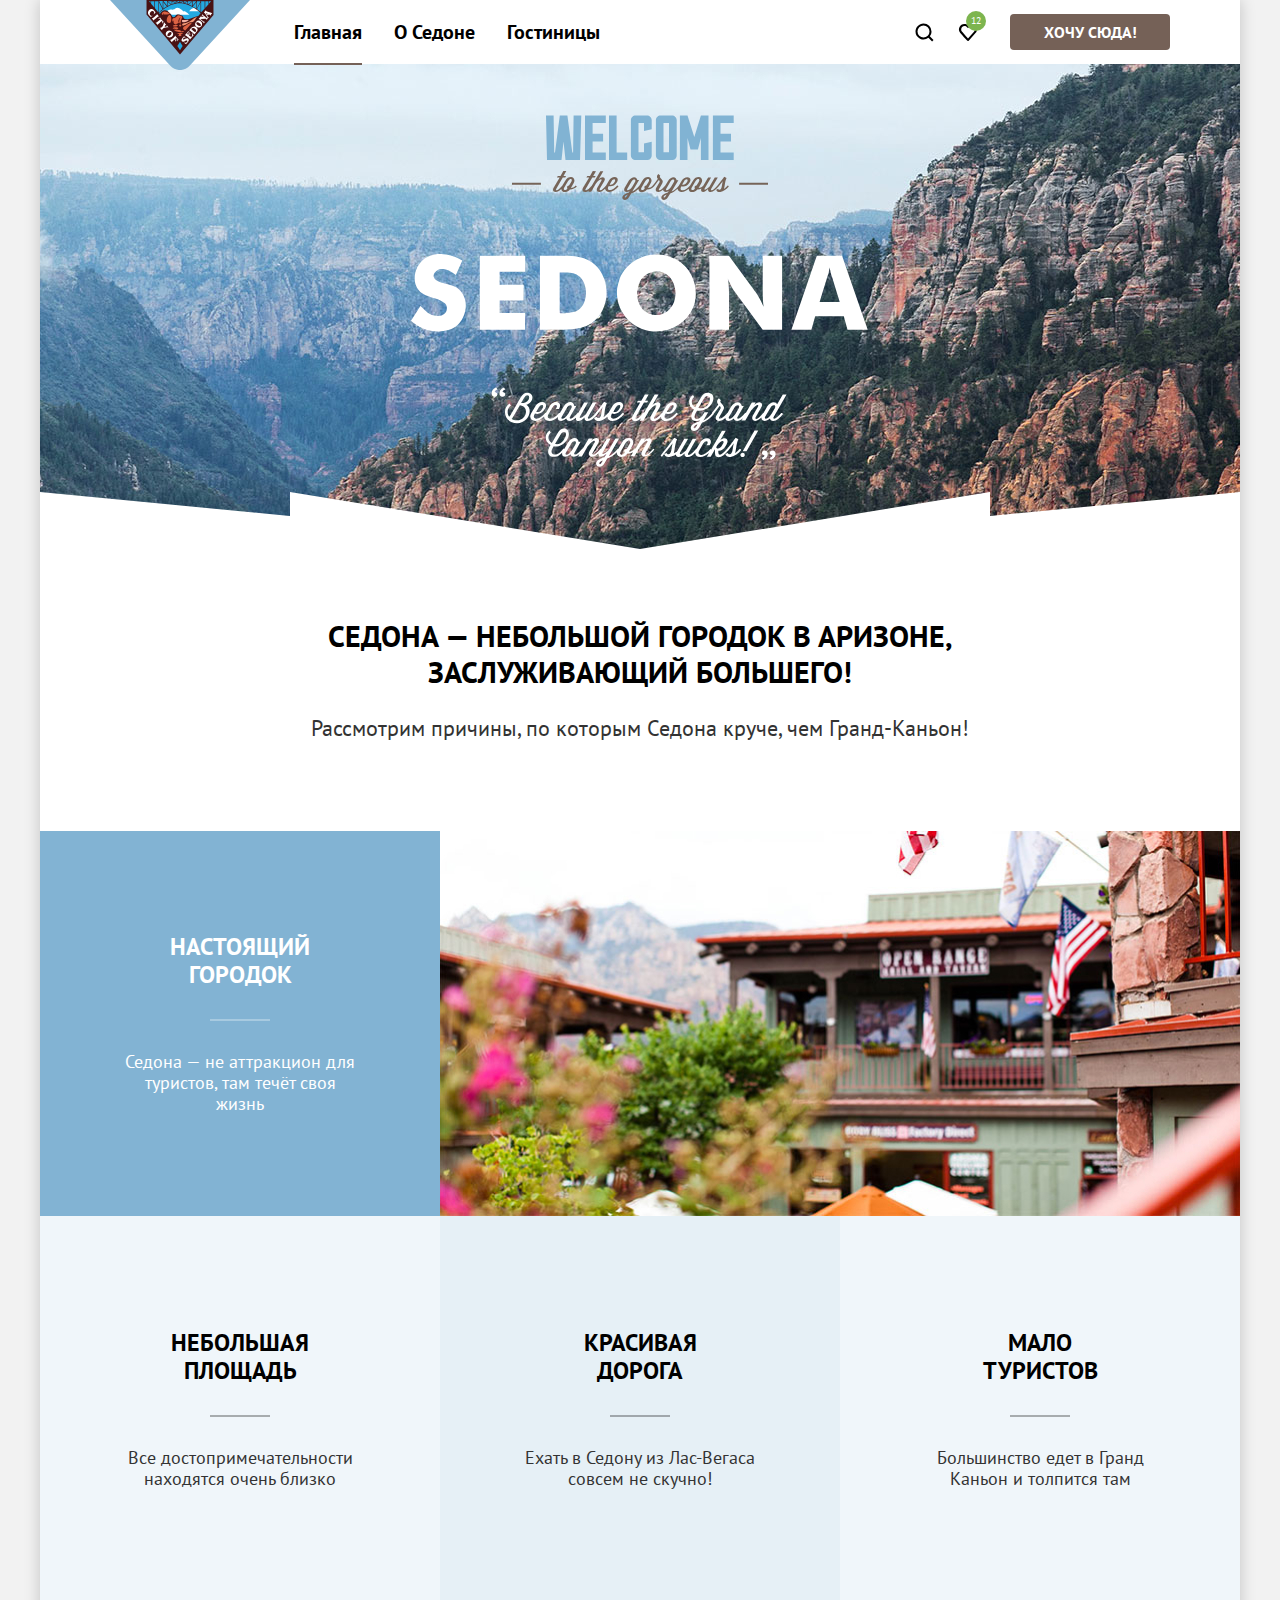
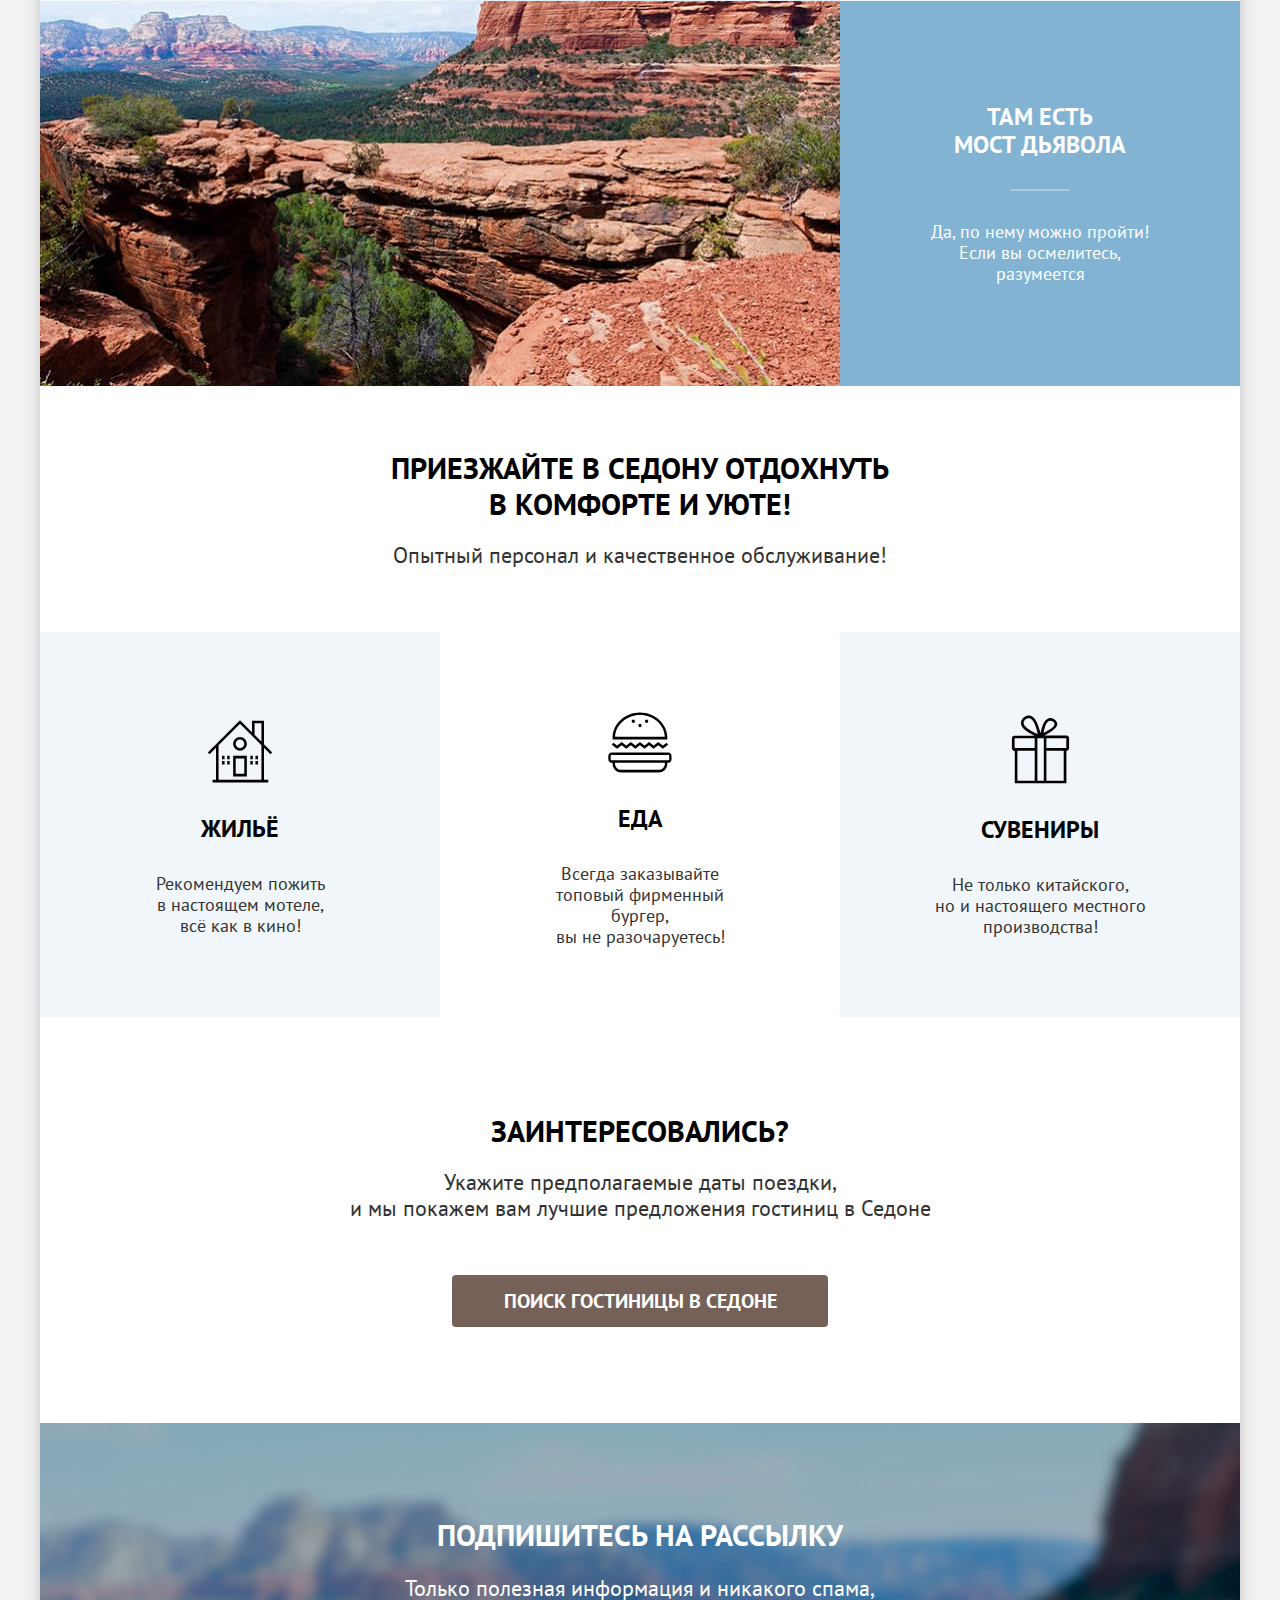
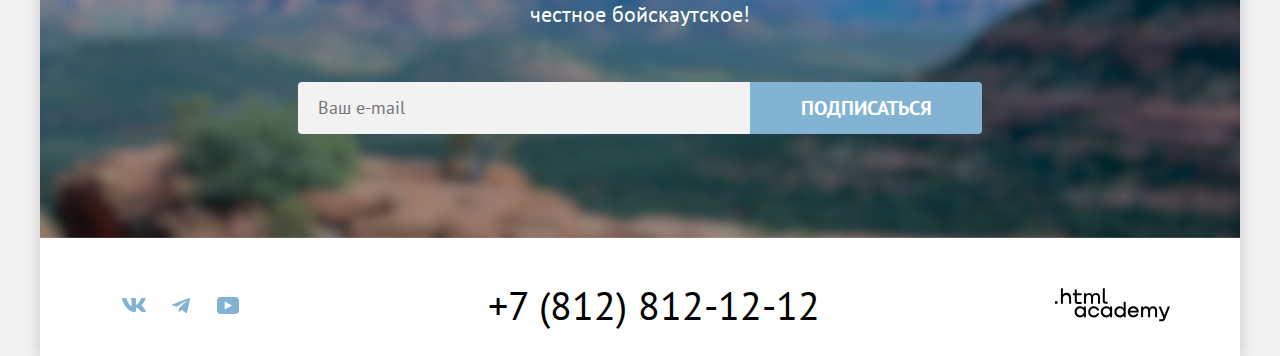
<file: index.html>
<!DOCTYPE html>
<html class="page" lang="ru">
  <head>
    <meta charset="utf-8">
    <title>HTML Academy: Седона</title>
    <link rel="stylesheet" href="./css/style.css">
    <link rel="icon" href="img/favicons/favicon.png" type="image/png">
  </head>
  <body class="page__body">
    <div class="page__overlay" hidden></div>
    <div class="page__wrapper">
      <header class="page__header header">
        <a class="header__logo logo" href="index.html" aria-label="Главная страница">
          <img class="logo__image" src="img/logo.svg" width="140" height="70" alt="Логотип Седоны">
        </a>
        <nav class="header__nav main-nav">
          <ul class="main-nav__list">
            <li class="main-nav__item">
              <a class="main-nav__link" aria-current="page" tabindex="-1">Главная</a>
            </li>
            <li class="main-nav__item">
              <a class="main-nav__link" href="">О Седоне</a>
            </li>
            <li class="main-nav__item">
              <a class="main-nav__link" href="hotels.html">Гостиницы</a>
            </li>
          </ul>
        </nav>
        <div class="header__actions actions">
          <a class="action__icon-link actions__icon-link--search" href="#" aria-label="Поиск">
            <svg aria-hidden="true" focusable="false" width="20" height="20" fill="none" xmlns="http://www.w3.org/2000/svg">
              <path d="m19.5 18-3.7-3.67c1-1.3 1.7-2.98 1.7-4.87a8 8 0 0 0-8-7.96c-4.4 0-8 3.68-8 8.06a8 8 0 0 0 12.9 6.26l3.7 3.68 1.4-1.5Zm-10-2.48a6 6 0 0 1-6-5.96 6 6 0 0 1 12 0 6 6 0 0 1-6 5.96Z"/>
            </svg>
          </a>
          <a class="action__icon-link actions__icon-link--favorite" href="#" aria-label="Избранное">
            <svg aria-hidden="true" focusable="false" width="20" height="20" fill="none" xmlns="http://www.w3.org/2000/svg">
              <path d="M9.9 19a.9.9 0 0 1-.8-.4c-5.4-6.1-6.7-7.5-7-7.9A5.4 5.4 0 0 1 6.5 2C7.8 2 9 2.5 10 3.3a5.46 5.46 0 0 1 9 4.1c0 1.3-.5 2.5-1.3 3.4l-7 7.9c-.2.2-.4.3-.8.3Zm-6-9.5c.3.4 3.5 4 6.1 6.9l6.2-7c.5-.5.7-1.2.7-2 0-1.8-1.5-3.3-3.3-3.3-1 0-2 .5-2.7 1.3-.3.3-.6.4-.9.4-.3 0-.6-.2-.8-.4-.7-.8-1.7-1.3-2.7-1.3-1.8 0-3.3 1.5-3.3 3.3-.1.9.3 1.6.7 2.1-.1 0-.1 0 0 0Z"/>
            </svg>
            <span class="actions__count">12</span>
          </a>
          <a class="actions__signup button button--color_main" href="#">Хочу сюда!</a>
        </div>
      </header>
      <main class="page__main">
        <section class="hero">
          <div class="visually-hidden">
            <h1>Добро пожаловать в великолепную Седону</h1>
            <p>Потому что Гранд-Каньон отстой</p>
          </div>
          <img class="hero__image" src="img/welcome.svg" width="458" height="352" alt="Welcome to the gorgeous Sedona. Because Grand Canyon sucks!">
        </section>
        <section class="features">
          <div class="features__header section-header">
            <h2 class="features__title">Седона — небольшой городок в Аризоне, заслуживающий большего!</h2>
            <p class="features__subtitle">Рассмотрим причины, по которым Седона круче, чем Гранд-Каньон!</p>
          </div>
          <ul class="features__list">
            <li class="features__item features__item--color_accent features__item--image_right">
              <div class="features__content">
                <h3>Настоящий городок</h3>
                <p>Седона — не аттракцион для туристов, там течёт своя жизнь</p>
              </div>
              <img class="features__image" src="img/photo-1.jpg" width="800" height="385" alt="Городская улица Седоны с видом на горы">
            </li>
            <li class="features__item features__item--color_lighter">
              <div class="features__content">
                <h3>Небольшая площадь</h3>
                <p>Все достопримечательности находятся очень близко</p>
              </div>
            </li>
            <li class="features__item features__item--color_light">
              <div class="features__content">
                <h3>Красивая дорога</h3>
                <p>Ехать в Седону из Лас-Вегаса совсем не скучно!</p>
              </div>
            </li>
            <li class="features__item features__item--color_lighter">
              <div class="features__content">
                <h3>Мало туристов</h3>
                <p>Большинство едет в Гранд Каньон и толпится там</p>
              </div>
            </li>
            <li class="features__item features__item--color_accent features__item--image_left">
              <div class="features__content">
                <h3>Там есть мост дьявола</h3>
                <p>Да, по нему можно пройти! Если вы осмелитесь, разумеется</p>
              </div>
              <img class="features__image" src="img/photo-2.jpg" width="800" height="385" alt="Мост дьявола в горах Седоны">
            </li>
          </ul>
        </section>
        <section class="benefits">
          <div class="benefits__header section-header">
            <h2 class="benefits__title">Приезжайте в Седону отдохнуть в комфорте и уюте!</h2>
            <p class="benefits__text">Опытный персонал и качественное обслуживание!</p>
          </div>
          <ul class="benefits__list">
            <li class="benefits__item benefits__item--color_accent-12 benefits__item--icon_housing">
              <h3 class="benefits__name">Жильё</h3>
              <p class="benefits__desctiption">Рекомендуем пожить в настоящем мотеле, всё как в кино!</p>
            </li>
            <li class="benefits__item benefits__item--icon_eating">
              <h3 class="benefits__name">Еда</h3>
              <p class="benefits__desctiption">Всегда заказывайте<br> топовый фирменный бургер, вы не разочаруетесь!</p>
            </li>
            <li class="benefits__item benefits__item--color_accent-12 benefits__item--icon_souvenir">
              <h3 class="benefits__name">Сувениры</h3>
              <p class="benefits__desctiption">Не только китайского, но и настоящего местного производства!</p>
            </li>
          </ul>
        </section>
        <section class="search">
          <div class="search__header section-header">
            <h2 class="search__header__title">Заинтересовались?</h2>
            <p class="search__header__text">Укажите предполагаемые даты поездки,<br>и мы покажем вам лучшие предложения гостиниц в Седоне</p>
          </div>
          <a class="search__button button button--color_main button--size_large" href="#" id="search-hotel">Поиск гостиницы в Седоне</a>
        </section>
        <section class="subscribe subscribe--main">
          <div class="subscribe__header section-header">
            <h2 class="subscribe__title">Подпишитесь на рассылку</h2>
            <p class="subscribe__text">Только полезная информация и никакого спама, честное бойскаутское!</p>
          </div>
          <form class="subscribe__form form-subscribe">
            <label class="form-subscribe__input">
              <span class="visually-hidden">Введите e-mail</span>
              <input class="form-subscribe__field" type="email" name="subscribe-email" placeholder="Ваш e-mail" required>
            </label>
            <button class="form-subscribe__submit button button--color_accent" type="submit">Подписаться</button>
          </form>
        </section>
      </main>
      <footer class="page__footer footer">
        <div class="footer__column">
          <ul class="footer__socials socials">
            <li class="socials__item">
              <a class="socials__link social__link--vk" href="https://vk.com/htmlacademy" aria-label="HTML Academy во Вконтакте">
                <svg width="24" height="14" fill="none" xmlns="http://www.w3.org/2000/svg">
                  <path fill-rule="evenodd" clip-rule="evenodd" d="M23.45.95c.17-.55 0-.95-.8-.95h-2.62c-.67 0-.98.35-1.14.73 0 0-1.34 3.2-3.23 5.27-.61.6-.89.8-1.22.8-.17 0-.42-.2-.42-.74V.95c0-.66-.19-.95-.74-.95H9.15c-.42 0-.67.3-.67.6 0 .61.95.76 1.05 2.5v3.8c0 .84-.16.99-.5.99-.88 0-3.05-3.21-4.33-6.89-.25-.71-.5-1-1.17-1H.9C.15 0 0 .35 0 .73c0 .68.89 4.07 4.14 8.55C6.31 12.34 9.37 14 12.15 14c1.67 0 1.88-.37 1.88-1v-2.32c0-.73.16-.88.68-.88.4 0 1.06.2 2.62 1.67C19.11 13.22 19.4 14 20.4 14h2.63c.75 0 1.13-.37.9-1.1-.23-.72-1.08-1.77-2.2-3.02-.62-.7-1.54-1.47-1.81-1.86-.4-.49-.28-.7 0-1.14 0 0 3.2-4.43 3.53-5.93z" style="stroke-width:.999989"/>
                </svg>
              </a>
            </li>
            <li class="socials__item">
              <a class="socials__link social__link--telegram" href="https://t.me/htmlacademy" aria-label="HTML Academy в Телеграме">
                <svg width="18" height="15" fill="none" xmlns="http://www.w3.org/2000/svg">
                  <path d="M16.79.1.84 6.2c-1.09.44-1.08 1.05-.2 1.31l4.1 1.27 9.47-5.93c.44-.28.85-.13.52.17L7.05 9.9l-.28 4.2c.41 0 .6-.2.83-.42l1.99-1.92 4.13 3.04c.77.41 1.31.2 1.5-.7l2.72-12.72c.28-1.1-.43-1.6-1.15-1.28z" style="stroke-width:.996815"/>
                </svg>
              </a>
            </li>
            <li class="socials__item">
              <a class="socials__link social__link--youtube" href="https://www.youtube.com/user/htmlacademyru" aria-label="HTML Academy в Ютубе">
                <svg width="22" height="17" fill="none" xmlns="http://www.w3.org/2000/svg">
                  <path d="M18.6 0H3.18C1.31 0 0 1.6 0 3.4v10.1C0 15.4 1.31 17 3.17 17h15.66c1.64 0 3.17-1.6 3.17-3.4V3.4C21.78 1.6 20.47 0 18.6 0ZM7.67 12.54V4.46L15 8.5Z"/>
                </svg>
              </a>
            </li>
          </ul>
        </div>
        <div class="footer__column">
          <a class="footer__phone" href="tel:+78128121212" aria-label="Позвонить в Седону">+7 (812) 812-12-12</a>
        </div>
        <div class="footer__column">
          <a class="footer__copyright" href="https://htmlacademy.ru/intensive/htmlcss" aria-label="Сайт HTML Academy">
            <svg width="115" height="34" fill="none" xmlns="http://www.w3.org/2000/svg">
              <path d="M0 13.256v2.6h2.5v-2.6H0ZM11.6 4.856c-1.6 0-2.8.7-3.6 1.7h-.1v-6.2h-2v15.5h2v-5.3c0-2.1 1.3-3.6 3.3-3.6 1.8 0 2.9 1.4 2.9 3.2v5.7h2v-6.1c.1-3-1.8-4.9-4.5-4.9ZM26.6 5.156h-4.8v-3.7h-2v3.8h-1.9v2h1.9v6c0 1.7 1 2.7 2.7 2.7h4.1v-2h-3.7c-.7 0-1.1-.4-1.1-1.1v-5.7h4.8v-2ZM41.1 4.956c-1.6 0-2.9.8-3.5 2.1h-.1c-.6-1.2-1.8-2.1-3.4-2.1-1.4 0-2.5.8-3.1 1.8h-.1v-1.6H29v10.6h2v-5.4c0-2 1-3.5 2.6-3.5 1.5 0 2.4 1 2.4 2.6v6.3h2v-5.6c0-2.4 1.4-3.3 2.6-3.3 1.5 0 2.4 1 2.4 2.6v6.3h2v-6.5c.1-2.5-1.4-4.3-3.9-4.3ZM47.8 13.056c0 1.7 1 2.7 2.8 2.7h2v-2h-1.7c-.7 0-1.1-.4-1.1-1.1V.356h-2v12.7ZM28.9 20.056c-.9-1.1-2.2-1.8-3.9-1.8-3.1 0-5.4 2.3-5.4 5.6s2.3 5.6 5.4 5.6c1.8 0 3-.8 3.8-1.9h.1v1.6h2v-10.6h-2v1.5Zm-3.6 7.4c-2.2 0-3.6-1.6-3.6-3.6s1.4-3.6 3.6-3.6 3.6 1.6 3.6 3.6c0 1.9-1.4 3.6-3.6 3.6ZM44.2 22.356c-.5-2.4-2.6-4.1-5.4-4.1-3.4 0-5.6 2.5-5.6 5.6 0 3.1 2.2 5.6 5.6 5.6 2.8 0 4.9-1.8 5.4-4.2h-2.1c-.4 1.3-1.7 2.3-3.3 2.3-2.2 0-3.6-1.6-3.6-3.6s1.4-3.6 3.6-3.6c1.6 0 2.8 1 3.3 2.2h2.1v-.2ZM55.1 20.056c-.9-1.1-2.2-1.8-3.9-1.8-3.1 0-5.4 2.3-5.4 5.6s2.3 5.6 5.4 5.6c1.8 0 3-.8 3.8-1.9h.1v1.6h2v-10.6h-2v1.5Zm-3.6 7.4c-2.2 0-3.6-1.6-3.6-3.6s1.4-3.6 3.6-3.6 3.6 1.6 3.6 3.6c0 1.9-1.5 3.6-3.6 3.6ZM68.7 20.156c-.9-1.1-2.2-1.9-3.9-1.9-3.1 0-5.4 2.3-5.4 5.6s2.2 5.6 5.4 5.6c1.7 0 3-.8 3.8-1.8h.1v1.5h2v-15.4h-2v6.4Zm-3.6 7.3c-2.2 0-3.6-1.6-3.6-3.6s1.4-3.6 3.6-3.6 3.6 1.6 3.6 3.6c-.1 2-1.5 3.6-3.6 3.6ZM78.3 18.256c-3.3 0-5.5 2.5-5.5 5.6 0 3 2.1 5.6 5.5 5.6 2.5 0 4.5-1.3 5.2-3.6h-2.1c-.5 1-1.6 1.6-3 1.6-1.9 0-3.3-1.3-3.4-2.9h8.8c.2-3.6-2-6.3-5.5-6.3Zm0 1.9c1.7 0 3 1 3.3 2.6h-6.5c.3-1.5 1.5-2.6 3.2-2.6ZM98.2 18.256c-1.6 0-2.9.8-3.6 2h-.1c-.6-1.2-1.8-2-3.4-2-1.4 0-2.5.7-3.1 1.8v-1.5h-1.9v10.6h2v-5.4c0-2 1-3.4 2.6-3.5 1.5 0 2.4 1 2.4 2.6v6.3h2v-5.6c0-2.4 1.4-3.3 2.6-3.3 1.5 0 2.4 1 2.4 2.6v6.3h2v-6.5c.1-2.6-1.4-4.4-3.9-4.4ZM109.4 27.356l-3.6-8.9h-2.2l4.8 11.6c-.3.9-.7 1.2-1.7 1.2h-2.5v2h2.5c1.8 0 2.8-.8 3.5-2.6l4.7-12.2h-2.1l-3.4 8.9Z"/>
            </svg>
          </a>
        </div>
      </footer>
    </div>
    <div class="modal modal--hidden" id="search-modal">
      <div class="modal__inner">
        <button class="modal__close" type="button">
          <span class="visually-hidden">Закрыть окно</span>
          <svg width="21" height="21" fill="none" xmlns="http://www.w3.org/2000/svg">
            <path d="M17.5 4.78 16.2 3.5l-5.7 5.7-5.72-5.7L3.5 4.8l5.7 5.7-5.7 5.7 1.3 1.3 5.7-5.7 5.7 5.7 1.3-1.3-5.7-5.7 5.7-5.7Z"/>
          </svg>
        </button>
        <h3 class="modal__title">Поиск гостиницы в Седоне</h3>
        <div class="modal__content">
          <form class="modal-form" method="post" action="https://echo.htmlacademy.ru/">
            <div class="modal-form__text-field text-field">
              <label class="text-field__label" for="checkin-date">Дата заезда:</label>
              <input class="text-field__input" value="27 апреля 2020" id="checkin-date" type="text" placeholder="Укажите дату">
              <span class="text-field__notice text-field__notice--error">Мы не можем отправить вас в прошлое.</span>
            </div>
            <div class="modal-form__text-field text-field">
              <label class="text-field__label" for="checkout-date">Дата заезда:</label>
              <input class="text-field__input" value="1 сентября 2023" id="checkout-date" type="text" placeholder="Укажите дату">
              <span class="text-field__notice">На эти даты есть свободные номера. Пока есть.</span>
            </div>
            <div class="modal-form__counter-field counter-field">
              <div class="counter-field__title">
                <label class="counter-field__label" for="persons-count">Взрослые:</label>
              </div>
              <div class="counter-field__group">
                <button class="counter-field__button counter-field__button--reduce" type="button">
                  <span class="visually-hidden">уменьшить</span>
                  <span class="counter-field__icon">
                    <svg width="20" height="20" fill="none" xmlns="http://www.w3.org/2000/svg">
                      <path d="M3 9v2h14V9H3Z"/>
                    </svg>
                  </span>
                </button>
                <input class="counter-field__input" id="persons-count" type="number" value="2">
                <button class="counter-field__button counter-field__button--reduce" type="button">
                  <span class="visually-hidden">увеличить</span>
                  <span class="counter-field__icon">
                    <svg width="20" height="20" fill="none" xmlns="http://www.w3.org/2000/svg">
                      <path d="M17 9h-6V3H9v6H3v2h6v6h2v-6h6V9Z"/>
                    </svg>
                  </span>
                </button>
              </div>
            </div>
            <div class="modal-form__counter-field counter-field">
              <div class="counter-field__title">
                <label class="counter-field__label" for="childs-count">Дети:</label>
                <div class="counter-field__info tooltip">
                  <button class="tooltip__anchor" type="button">
                    <span class="visually-hidden">Информация</span>
                  </button>
                  <div class="tooltip__content">
                    <p>Укажите количество детей, которые будут с вами, возраст которых от 6 до 18 лет. Дети до 6 лет размещаются бесплатно.</p>
                  </div>
                </div>
              </div>
              <div class="counter-field__group">
                <button class="counter-field__button counter-field__button--reduce" type="button">
                  <span class="visually-hidden">уменьшить</span>
                  <span class="counter-field__icon">
                    <svg width="20" height="20" fill="none" xmlns="http://www.w3.org/2000/svg">
                      <path d="M3 9v2h14V9H3Z"/>
                    </svg>
                  </span>
                </button>
                <input class="counter-field__input" id="childs-count" type="number" value="2" min="0" max="9">
                <button class="counter-field__button counter-field__button--reduce" type="button">
                  <span class="visually-hidden">увеличить</span>
                  <span class="counter-field__icon">
                    <svg width="20" height="20" fill="none" xmlns="http://www.w3.org/2000/svg">
                      <path d="M17 9h-6V3H9v6H3v2h6v6h2v-6h6V9Z"/>
                    </svg>
                  </span>
                </button>
              </div>
            </div>
            <button class="modal-form__submit button button--color_accent" type="submit">Найти</button>
          </form>
        </div>
      </div>
    </div>
    <script async src="./js/main.js"></script>
  </body>
</html>
</file>
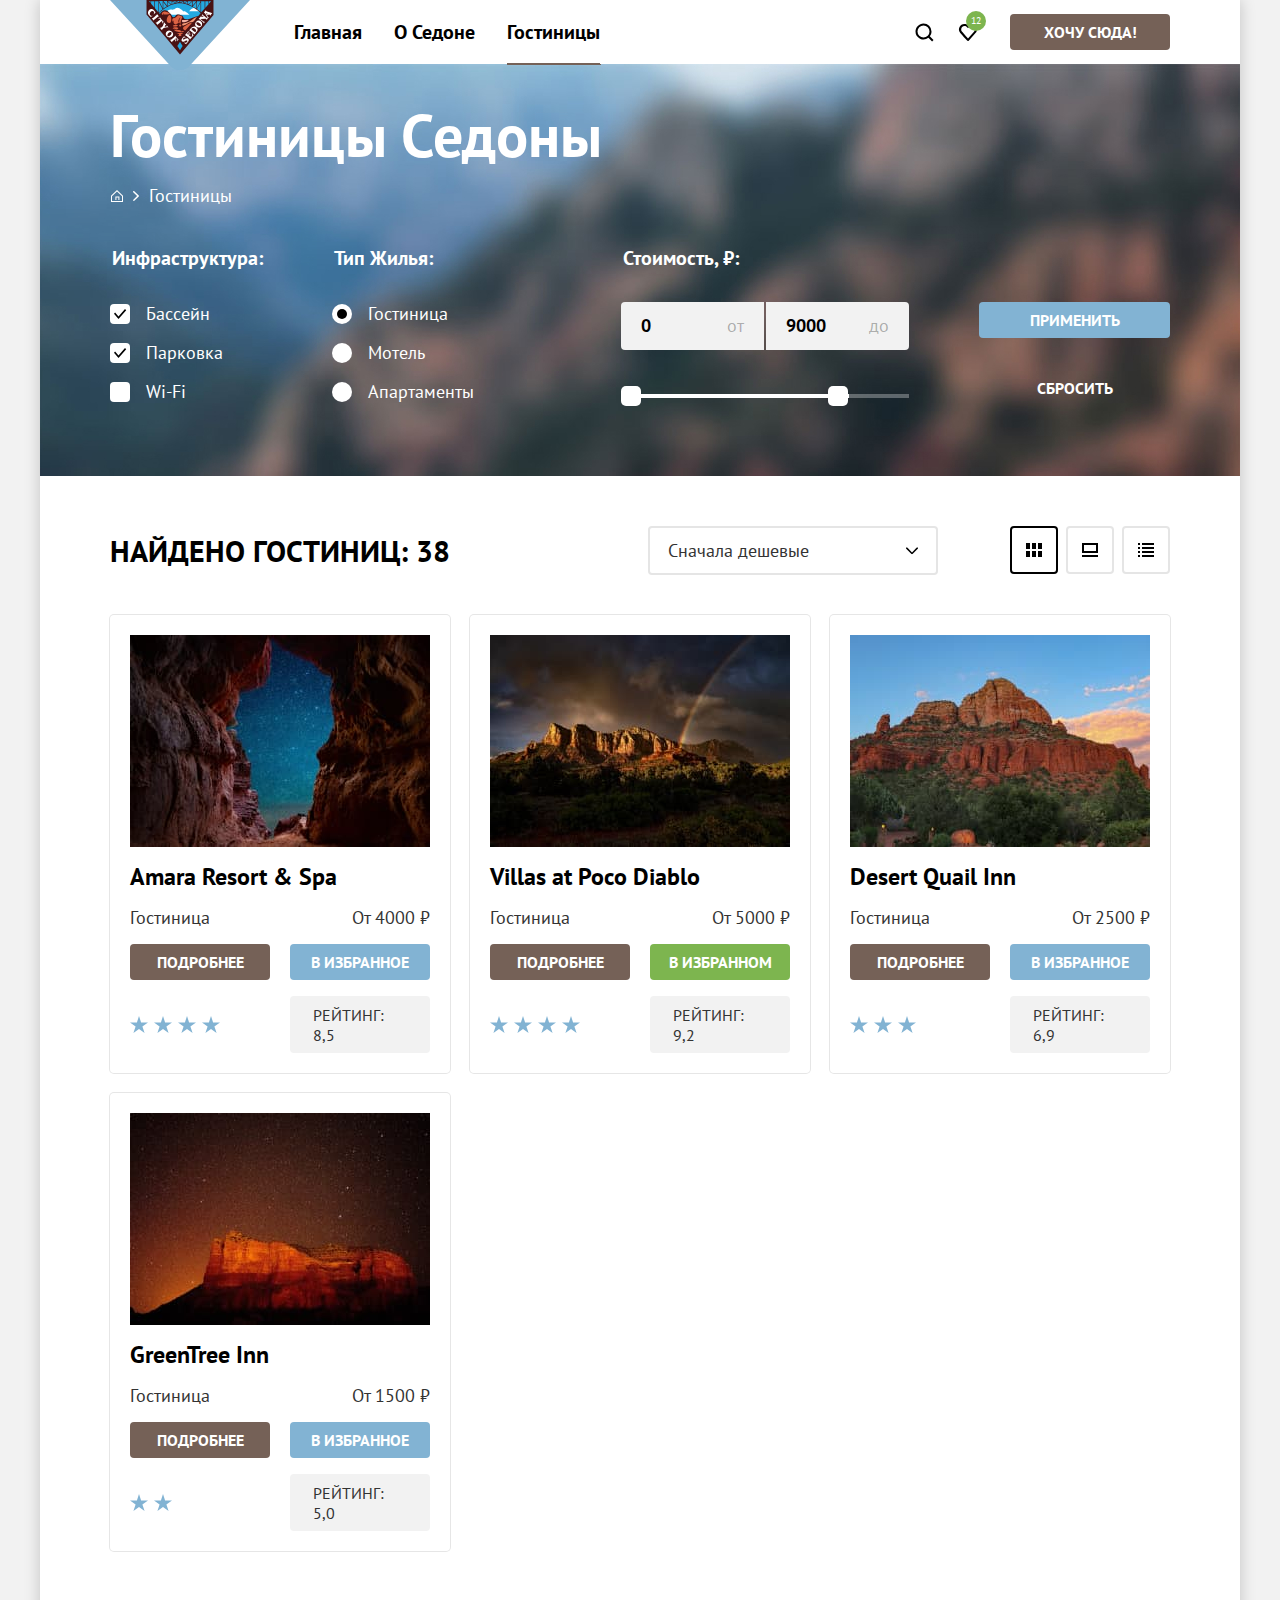
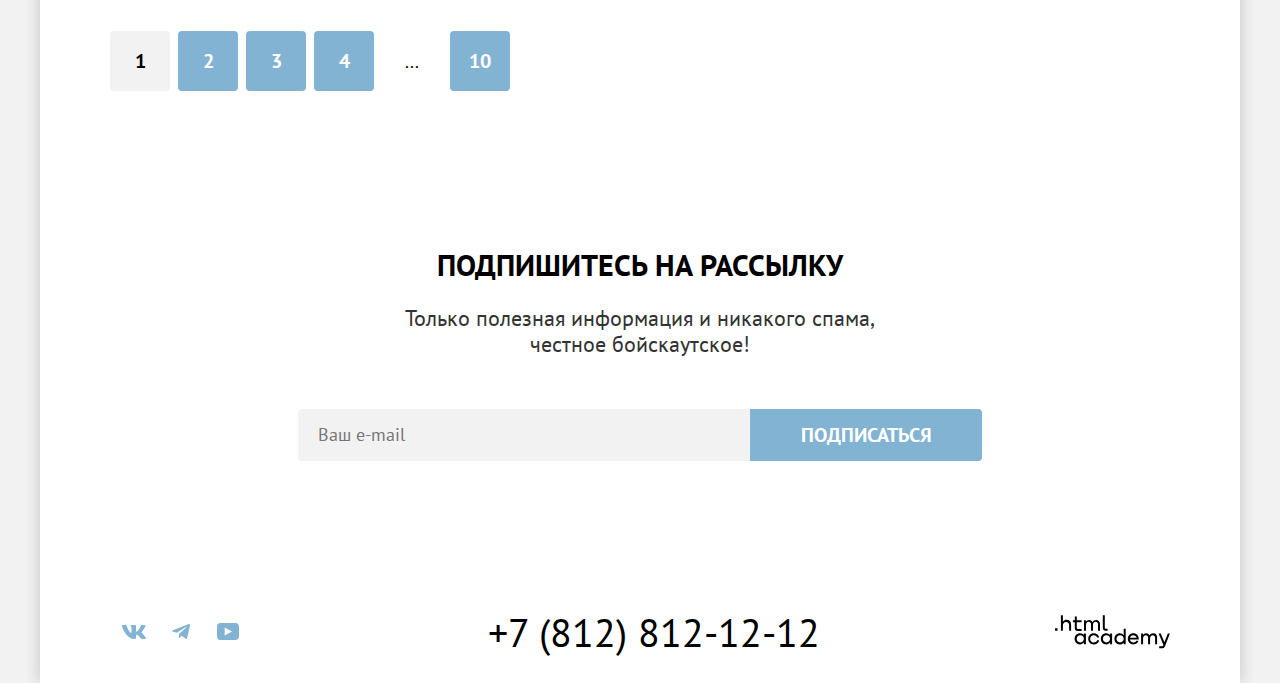
<file: hotels.html>
<!DOCTYPE html>
<html class="page" lang="ru">
  <head>
    <meta charset="utf-8">
    <title>HTML Academy: Седона</title>
    <link rel="stylesheet" href="./css/style.css">
    <link rel="icon" href="img/favicons/favicon.png" type="image/png">
  </head>
  <body class="page__body">
    <div class="page__wrapper">
      <header class="page__header header">
        <a class="header__logo logo" href="index.html" aria-label="Главная страница">
          <img class="logo__image" src="img/logo.svg" width="140" height="70" alt="Логотип Седоны">
        </a>
        <nav class="header__nav main-nav">
          <ul class="main-nav__list">
            <li class="main-nav__item">
              <a class="main-nav__link" href="index.html">Главная</a>
            </li>
            <li class="main-nav__item">
              <a class="main-nav__link" href="#">О Седоне</a>
            </li>
            <li class="main-nav__item">
              <a class="main-nav__link" href="hotels.html" aria-current="page" tabindex="-1">Гостиницы</a>
            </li>
          </ul>
        </nav>
        <div class="header__actions actions">
          <a class="action__icon-link actions__icon-link--search" href="#" aria-label="Поиск">
            <svg aria-hidden="true" focusable="false" width="20" height="20" fill="none" xmlns="http://www.w3.org/2000/svg">
              <path d="m19.5 18-3.7-3.67c1-1.3 1.7-2.98 1.7-4.87a8 8 0 0 0-8-7.96c-4.4 0-8 3.68-8 8.06a8 8 0 0 0 12.9 6.26l3.7 3.68 1.4-1.5Zm-10-2.48a6 6 0 0 1-6-5.96 6 6 0 0 1 12 0 6 6 0 0 1-6 5.96Z"/>
            </svg>
          </a>
          <a class="action__icon-link actions__icon-link--favorite" href="#" aria-label="Избранное">
            <svg aria-hidden="true" focusable="false" width="20" height="20" fill="none" xmlns="http://www.w3.org/2000/svg">
              <path d="M9.9 19a.9.9 0 0 1-.8-.4c-5.4-6.1-6.7-7.5-7-7.9A5.4 5.4 0 0 1 6.5 2C7.8 2 9 2.5 10 3.3a5.46 5.46 0 0 1 9 4.1c0 1.3-.5 2.5-1.3 3.4l-7 7.9c-.2.2-.4.3-.8.3Zm-6-9.5c.3.4 3.5 4 6.1 6.9l6.2-7c.5-.5.7-1.2.7-2 0-1.8-1.5-3.3-3.3-3.3-1 0-2 .5-2.7 1.3-.3.3-.6.4-.9.4-.3 0-.6-.2-.8-.4-.7-.8-1.7-1.3-2.7-1.3-1.8 0-3.3 1.5-3.3 3.3-.1.9.3 1.6.7 2.1-.1 0-.1 0 0 0Z"/>
            </svg>
            <span class="actions__count">12</span>
          </a>
          <a class="actions__signup button button--color_main" href="#">Хочу сюда!</a>
        </div>
      </header>
      <main class="page__main">
        <div class="head">
          <header class="head__header">
            <h1 class="head__title page-title">Гостиницы Седоны</h1>
            <ul class="head__breadcrumbs breadcrumbs">
              <li class="breadcrumbs__item">
                <a class="breadcrumbs__link breadcrumbs__link--icon_home" href="index.html" aria-label="Главная">
                  <svg width="12" height="12" fill="none" xmlns="http://www.w3.org/2000/svg">
                    <path d="M6 0 0 5.8V12h12V5.8Zm5 11H1V6.2l5-4.8 5 4.8z"/>
                    <path d="M4.4 10h1V7.5h2V10h1V6.5h-4z"/>
                  </svg>
                </a>
              </li>
              <li class="breadcrumbs__item">
                <a class="breadcrumbs__link" href="#" aria-current="page" tabindex="-1">Гостиницы</a>
              </li>
            </ul>
          </header>
          <form class="head__form search-form" method="post" action="https://echo.htmlacademy.ru/">
            <fieldset class="search-form__group search-form__group--options">
              <legend class="search-form__caption">Инфраструктура:</legend>
              <label class="checkbox">
                <input class="checkbox__input visually-hidden" type="checkbox" name="search-options" value="pool" checked>
                <span class="checkbox__label">Бассейн</span>
              </label>
              <label class="checkbox">
                <input class="checkbox__input visually-hidden" type="checkbox" name="search-options" value="parking" checked>
                <span class="checkbox__label">Парковка</span>
              </label>
              <label class="checkbox">
                <input class="checkbox__input visually-hidden" type="checkbox" name="search-options" value="wifi">
                <span class="checkbox__label">Wi-Fi</span>
              </label>
            </fieldset>
            <fieldset class="search-form__group search-form__group--type">
              <legend class="search-form__caption">Тип Жилья:</legend>
              <label class="radio">
                <input class="radio__input visually-hidden" type="radio" name="search-type" value="hotel" checked>
                <span class="radio__label">Гостиница</span>
              </label>
              <label class="radio">
                <input class="radio__input visually-hidden" type="radio" name="search-type" value="motel">
                <span class="radio__label">Мотель</span>
              </label>
              <label class="radio">
                <input class="radio__input visually-hidden" type="radio" name="search-type" value="apartments">
                <span class="radio__label">Апартаменты</span>
              </label>
            </fieldset>
            <fieldset class="search-form__group search-form__group--price">
              <legend class="search-form__caption">Стоимость, ₽:</legend>
              <div class="range">
                <div class="range__inputs">
                  <label class="range__input range__input--min">
                    <span class="visually-hidden">минимальная цена</span>
                    <input class="range__field" type="number" value="0" name="search-price-min">
                    <span class="range__field-label" aria-hidden="true">от</span>
                  </label>
                  <label class="range__input range__input--max">
                    <span class="visually-hidden">максимальная цена</span>
                    <input class="range__field" type="number" value="9000" name="search-price-max">
                    <span class="range__field-label" aria-hidden="true">до</span>
                  </label>
                </div>
                <div class="range__slider range-slider">
                  <div class="range-slider__line">
                    <div class="range-slider__fill"></div>
                    <button class="range-slider__button range-slider__button--min" type="button">
                      <span class="visually-hidden">Изменить минимальную цену.</span>
                    </button>
                    <button class="range-slider__button range-slider__button--max" type="button">
                      <span class="visually-hidden">Изменить максимальную цену.</span>
                    </button>
                  </div>
                </div>
              </div>
            </fieldset>
            <fieldset class="search-form__group search-form__group--actions">
              <button class="button button--color_accent" type="submit">Применить</button>
              <button class="button button--color_transparent" type="reset">Сбросить</button>
            </fieldset>
          </form>
        </div>
        <section class="results">
          <header class="results__header">
            <h2 class="results__title">Найдено гостиниц: 38</h2>
            <div class="results__settings">
              <div class="results__order select">
                <select class="select__input" name="order">
                  <option value="price-from-cheaper">Сначала дешевые</option>
                  <option value="price-from-expensive">Сначала дорогие</option>
                </select>
                <span class="select__icon" aria-hidden="true">
                  <svg width="12" height="7" fill="none" xmlns="http://www.w3.org/2000/svg">
                    <path d="M.22.23c.3-.3.77-.3 1.06 0L6 5.13l4.72-4.9c.3-.3.77-.3 1.06 0 .3.3.3.8 0 1.1L6.53 6.77c-.3.3-.77.3-1.06 0L.22 1.33a.8.8 0 0 1 0-1.1z" style="stroke-width:1.01835"/>
                  </svg>
                </span>
              </div>
              <ul class="result__view view-toggler">
                <li class="view-toggler__item">
                  <a class="view-toggler__link view-toggler__link--active view-toggler__link--grid" href="catalog.html?view=tile">
                    <span class="visually-hidden">Отобразить результаты сеткой</span>
                  </a>
                </li>
                <li class="view-toggler__item">
                  <a class="view-toggler__link view-toggler__link--feed" href="catalog.html?view=card">
                    <span class="visually-hidden">Отобрасить результаты лентой</span>
                  </a>
                </li>
                <li class="view-toggler__item">
                  <a class="view-toggler__link view-toggler__link--list" href="catalog.html?view=list">
                    <span class="visually-hidden">Отобразить результаты списком</span>
                  </a>
                </li>
              </ul>
            </div>
          </header>
          <ul class="results__list">
            <li class="results__item hotel-card">
              <img class="hotel-card__image" src="img/hotel-1.jpg" width="300" height="212" alt="Вид на звёздное небо из скалистой пещеры.">
              <h3 class="hotel-card__title">
                <a href="#">Amara Resort & Spa</a>
              </h3>
              <span class="hotel-card__type">Гостиница</span>
              <span class="hotel-card__price">От 4000 ₽</span>
              <a class="hotel-card__info button button--color_main" href="#">Подробнее</a>
              <a class="hotel-card__favorite button button--color_accent" href="#">В избранное</a>
              <div class="hotel-card__stars">
                <span class="visually-hidden">4 звезды</span>
                <span class="hotel-card__star" role="presentation">
                  <svg width="18" height="17" fill="none" xmlns="http://www.w3.org/2000/svg">
                    <path d="m9 0 2.1 6.5H18l-5.6 4 2.2 6.5L9 13l-5.6 4 2.2-6.5-5.6-4h6.9z"/>
                  </svg>
                </span>
                <span class="hotel-card__star" role="presentation">
                  <svg width="18" height="17" fill="none" xmlns="http://www.w3.org/2000/svg">
                    <path d="m9 0 2.1 6.5H18l-5.6 4 2.2 6.5L9 13l-5.6 4 2.2-6.5-5.6-4h6.9z"/>
                  </svg>
                </span>
                <span class="hotel-card__star" role="presentation">
                  <svg width="18" height="17" fill="none" xmlns="http://www.w3.org/2000/svg">
                    <path d="m9 0 2.1 6.5H18l-5.6 4 2.2 6.5L9 13l-5.6 4 2.2-6.5-5.6-4h6.9z"/>
                  </svg>
                </span>
                <span class="hotel-card__star" role="presentation">
                  <svg width="18" height="17" fill="none" xmlns="http://www.w3.org/2000/svg">
                    <path d="m9 0 2.1 6.5H18l-5.6 4 2.2 6.5L9 13l-5.6 4 2.2-6.5-5.6-4h6.9z"/>
                  </svg>
                </span>
              </div>
              <span class="hotel-card__rating">Рейтинг: 8,5</span>
            </li>
            <li class="results__item hotel-card">
              <img class="hotel-card__image" src="img/hotel-2.jpg" width="300" height="212" alt="Скалы Рэд-Рокс и радуга на закате.">
              <h3 class="hotel-card__title">
                <a href="#">Villas at Poco Diablo</a>
              </h3>
              <span class="hotel-card__type">Гостиница</span>
              <span class="hotel-card__price">От 5000 ₽</span>
              <a class="hotel-card__info button button--color_main" href="#">Подробнее</a>
              <a class="hotel-card__favorite button button--color_active">В избранном</a>
              <div class="hotel-card__stars">
                <span class="visually-hidden">4 звезды</span>
                <span class="hotel-card__star" role="presentation">
                  <svg width="18" height="17" fill="none" xmlns="http://www.w3.org/2000/svg">
                    <path d="m9 0 2.1 6.5H18l-5.6 4 2.2 6.5L9 13l-5.6 4 2.2-6.5-5.6-4h6.9z"/>
                  </svg>
                </span>
                <span class="hotel-card__star" role="presentation">
                  <svg width="18" height="17" fill="none" xmlns="http://www.w3.org/2000/svg">
                    <path d="m9 0 2.1 6.5H18l-5.6 4 2.2 6.5L9 13l-5.6 4 2.2-6.5-5.6-4h6.9z"/>
                  </svg>
                </span>
                <span class="hotel-card__star" role="presentation">
                  <svg width="18" height="17" fill="none" xmlns="http://www.w3.org/2000/svg">
                    <path d="m9 0 2.1 6.5H18l-5.6 4 2.2 6.5L9 13l-5.6 4 2.2-6.5-5.6-4h6.9z"/>
                  </svg>
                </span>
                <span class="hotel-card__star" role="presentation">
                  <svg width="18" height="17" fill="none" xmlns="http://www.w3.org/2000/svg">
                    <path d="m9 0 2.1 6.5H18l-5.6 4 2.2 6.5L9 13l-5.6 4 2.2-6.5-5.6-4h6.9z"/>
                  </svg>
                </span>
              </div>
              <span class="hotel-card__rating">Рейтинг: 9,2</span>
            </li>
            <li class="results__item hotel-card">
              <img class="hotel-card__image" src="img/hotel-3.jpg" width="300" height="212" alt="Гора Кейн-Маунтин на рассвете.">
              <h3 class="hotel-card__title">
                <a href="#">Desert Quail Inn</a>
              </h3>
              <span class="hotel-card__type">Гостиница</span>
              <span class="hotel-card__price">От 2500 ₽</span>
              <a class="hotel-card__info button button--color_main" href="#">Подробнее</a>
              <a class="hotel-card__favorite button button--color_accent">В избранное</a>
              <div class="hotel-card__stars">
                <span class="visually-hidden">3 звезды</span>
                <span class="hotel-card__star" role="presentation">
                  <svg width="18" height="17" fill="none" xmlns="http://www.w3.org/2000/svg">
                    <path d="m9 0 2.1 6.5H18l-5.6 4 2.2 6.5L9 13l-5.6 4 2.2-6.5-5.6-4h6.9z"/>
                  </svg>
                </span>
                <span class="hotel-card__star" role="presentation">
                  <svg width="18" height="17" fill="none" xmlns="http://www.w3.org/2000/svg">
                    <path d="m9 0 2.1 6.5H18l-5.6 4 2.2 6.5L9 13l-5.6 4 2.2-6.5-5.6-4h6.9z"/>
                  </svg>
                </span>
                <span class="hotel-card__star" role="presentation">
                  <svg width="18" height="17" fill="none" xmlns="http://www.w3.org/2000/svg">
                    <path d="m9 0 2.1 6.5H18l-5.6 4 2.2 6.5L9 13l-5.6 4 2.2-6.5-5.6-4h6.9z"/>
                  </svg>
                </span>
              </div>
              <span class="hotel-card__rating">Рейтинг: 6,9</span>
            </li>
            <li class="results__item hotel-card">
              <img class="hotel-card__image" src="img/hotel-4.jpg" width="300" height="212" alt="Гора Кейн-Маунтин на фоне ночного звёздного неба.">
              <h3 class="hotel-card__title">
                <a href="#">GreenTree Inn</a>
              </h3>
              <span class="hotel-card__type">Гостиница</span>
              <span class="hotel-card__price">От 1500 ₽</span>
              <a class="hotel-card__info button button--color_main" href="#">Подробнее</a>
              <a class="hotel-card__favorite button button--color_accent">В избранное</a>
              <div class="hotel-card__stars">
                <span class="visually-hidden">2 звезды</span>
                <span class="hotel-card__star" role="presentation">
                  <svg width="18" height="17" fill="none" xmlns="http://www.w3.org/2000/svg">
                    <path d="m9 0 2.1 6.5H18l-5.6 4 2.2 6.5L9 13l-5.6 4 2.2-6.5-5.6-4h6.9z"/>
                  </svg>
                </span>
                <span class="hotel-card__star" role="presentation">
                  <svg width="18" height="17" fill="none" xmlns="http://www.w3.org/2000/svg">
                    <path d="m9 0 2.1 6.5H18l-5.6 4 2.2 6.5L9 13l-5.6 4 2.2-6.5-5.6-4h6.9z"/>
                  </svg>
                </span>
              </div>
              <span class="hotel-card__rating">Рейтинг: 5,0</span>
            </li>
          </ul>
          <footer class="results__pagination pagination">
            <ul class="pagination__list">
              <li class="pagination__item">
                <a class="pagination__link" href="#" aria-current="page" tabindex="-1">
                  <span class="visually-hidden">Вы на странице </span>1
                </a>
              </li>
              <li class="pagination__item">
                <a class="pagination__link" href="#">
                  <span class="visually-hidden">На страницу </span>2
                </a>
              </li>
              <li class="pagination__item">
                <a class="pagination__link" href="#">
                  <span class="visually-hidden">На страницу </span>3
                </a>
              </li>
              <li class="pagination__item">
                <a class="pagination__link" href="#">
                  <span class="visually-hidden">На страницу </span>4
                </a>
              </li>
              <li class="pagination__item pagination__item--missed" aria-hidden="true">
                <span>...</span>
              </li>
              <li class="pagination__item">
                <a class="pagination__link" href="#">
                  <span class="visually-hidden">На страницу </span>10
                </a>
              </li>
            </ul>
          </footer>
        </section>
        <section class="subscribe subscribe--inner">
          <div class="subscribe__header section-header">
            <h2 class="subscribe__title">Подпишитесь на рассылку</h2>
            <p class="subscribe__text">Только полезная информация и никакого спама, честное бойскаутское!</p>
          </div>
          <form class="subscribe__form form-subscribe">
            <label class="form-subscribe__input">
              <span class="visually-hidden">Введите e-mail</span>
              <input class="form-subscribe__field" type="email" name="subscribe-email" placeholder="Ваш e-mail" required>
            </label>
            <button class="form-subscribe__submit button button--color_accent" type="submit">Подписаться</button>
          </form>
        </section>
      </main>
      <footer class="page__footer footer">
        <div class="footer__column">

          <ul class="footer__socials socials">
            <li class="socials__item">
              <a class="socials__link social__link--vk" href="https://vk.com/htmlacademy" aria-label="HTML Academy во Вконтакте">
                <svg width="24" height="14" fill="none" xmlns="http://www.w3.org/2000/svg">
                  <path fill-rule="evenodd" clip-rule="evenodd" d="M23.45.95c.17-.55 0-.95-.8-.95h-2.62c-.67 0-.98.35-1.14.73 0 0-1.34 3.2-3.23 5.27-.61.6-.89.8-1.22.8-.17 0-.42-.2-.42-.74V.95c0-.66-.19-.95-.74-.95H9.15c-.42 0-.67.3-.67.6 0 .61.95.76 1.05 2.5v3.8c0 .84-.16.99-.5.99-.88 0-3.05-3.21-4.33-6.89-.25-.71-.5-1-1.17-1H.9C.15 0 0 .35 0 .73c0 .68.89 4.07 4.14 8.55C6.31 12.34 9.37 14 12.15 14c1.67 0 1.88-.37 1.88-1v-2.32c0-.73.16-.88.68-.88.4 0 1.06.2 2.62 1.67C19.11 13.22 19.4 14 20.4 14h2.63c.75 0 1.13-.37.9-1.1-.23-.72-1.08-1.77-2.2-3.02-.62-.7-1.54-1.47-1.81-1.86-.4-.49-.28-.7 0-1.14 0 0 3.2-4.43 3.53-5.93z" style="stroke-width:.999989"/>
                </svg>
              </a>
            </li>
            <li class="socials__item">
              <a class="socials__link social__link--telegram" href="https://t.me/htmlacademy" aria-label="HTML Academy в Телеграме">
                <svg width="18" height="15" fill="none" xmlns="http://www.w3.org/2000/svg">
                  <path d="M16.79.1.84 6.2c-1.09.44-1.08 1.05-.2 1.31l4.1 1.27 9.47-5.93c.44-.28.85-.13.52.17L7.05 9.9l-.28 4.2c.41 0 .6-.2.83-.42l1.99-1.92 4.13 3.04c.77.41 1.31.2 1.5-.7l2.72-12.72c.28-1.1-.43-1.6-1.15-1.28z" style="stroke-width:.996815"/>
                </svg>
              </a>
            </li>
            <li class="socials__item">
              <a class="socials__link social__link--youtube" href="https://www.youtube.com/user/htmlacademyru" aria-label="HTML Academy в Ютубе">
                <svg width="22" height="17" fill="none" xmlns="http://www.w3.org/2000/svg">
                  <path d="M18.6 0H3.18C1.31 0 0 1.6 0 3.4v10.1C0 15.4 1.31 17 3.17 17h15.66c1.64 0 3.17-1.6 3.17-3.4V3.4C21.78 1.6 20.47 0 18.6 0ZM7.67 12.54V4.46L15 8.5Z"/>
                </svg>
              </a>
            </li>
          </ul>
        </div>
        <div class="footer__column">
          <a class="footer__phone" href="tel:+78128121212" aria-label="Позвонить в Седону">+7 (812) 812-12-12</a>
        </div>
        <div class="footer__column">
          <a class="footer__copyright" href="https://htmlacademy.ru/intensive/htmlcss" aria-label="Сайт HTML Academy">
            <svg width="115" height="34" fill="none" xmlns="http://www.w3.org/2000/svg">
              <path d="M0 13.256v2.6h2.5v-2.6H0ZM11.6 4.856c-1.6 0-2.8.7-3.6 1.7h-.1v-6.2h-2v15.5h2v-5.3c0-2.1 1.3-3.6 3.3-3.6 1.8 0 2.9 1.4 2.9 3.2v5.7h2v-6.1c.1-3-1.8-4.9-4.5-4.9ZM26.6 5.156h-4.8v-3.7h-2v3.8h-1.9v2h1.9v6c0 1.7 1 2.7 2.7 2.7h4.1v-2h-3.7c-.7 0-1.1-.4-1.1-1.1v-5.7h4.8v-2ZM41.1 4.956c-1.6 0-2.9.8-3.5 2.1h-.1c-.6-1.2-1.8-2.1-3.4-2.1-1.4 0-2.5.8-3.1 1.8h-.1v-1.6H29v10.6h2v-5.4c0-2 1-3.5 2.6-3.5 1.5 0 2.4 1 2.4 2.6v6.3h2v-5.6c0-2.4 1.4-3.3 2.6-3.3 1.5 0 2.4 1 2.4 2.6v6.3h2v-6.5c.1-2.5-1.4-4.3-3.9-4.3ZM47.8 13.056c0 1.7 1 2.7 2.8 2.7h2v-2h-1.7c-.7 0-1.1-.4-1.1-1.1V.356h-2v12.7ZM28.9 20.056c-.9-1.1-2.2-1.8-3.9-1.8-3.1 0-5.4 2.3-5.4 5.6s2.3 5.6 5.4 5.6c1.8 0 3-.8 3.8-1.9h.1v1.6h2v-10.6h-2v1.5Zm-3.6 7.4c-2.2 0-3.6-1.6-3.6-3.6s1.4-3.6 3.6-3.6 3.6 1.6 3.6 3.6c0 1.9-1.4 3.6-3.6 3.6ZM44.2 22.356c-.5-2.4-2.6-4.1-5.4-4.1-3.4 0-5.6 2.5-5.6 5.6 0 3.1 2.2 5.6 5.6 5.6 2.8 0 4.9-1.8 5.4-4.2h-2.1c-.4 1.3-1.7 2.3-3.3 2.3-2.2 0-3.6-1.6-3.6-3.6s1.4-3.6 3.6-3.6c1.6 0 2.8 1 3.3 2.2h2.1v-.2ZM55.1 20.056c-.9-1.1-2.2-1.8-3.9-1.8-3.1 0-5.4 2.3-5.4 5.6s2.3 5.6 5.4 5.6c1.8 0 3-.8 3.8-1.9h.1v1.6h2v-10.6h-2v1.5Zm-3.6 7.4c-2.2 0-3.6-1.6-3.6-3.6s1.4-3.6 3.6-3.6 3.6 1.6 3.6 3.6c0 1.9-1.5 3.6-3.6 3.6ZM68.7 20.156c-.9-1.1-2.2-1.9-3.9-1.9-3.1 0-5.4 2.3-5.4 5.6s2.2 5.6 5.4 5.6c1.7 0 3-.8 3.8-1.8h.1v1.5h2v-15.4h-2v6.4Zm-3.6 7.3c-2.2 0-3.6-1.6-3.6-3.6s1.4-3.6 3.6-3.6 3.6 1.6 3.6 3.6c-.1 2-1.5 3.6-3.6 3.6ZM78.3 18.256c-3.3 0-5.5 2.5-5.5 5.6 0 3 2.1 5.6 5.5 5.6 2.5 0 4.5-1.3 5.2-3.6h-2.1c-.5 1-1.6 1.6-3 1.6-1.9 0-3.3-1.3-3.4-2.9h8.8c.2-3.6-2-6.3-5.5-6.3Zm0 1.9c1.7 0 3 1 3.3 2.6h-6.5c.3-1.5 1.5-2.6 3.2-2.6ZM98.2 18.256c-1.6 0-2.9.8-3.6 2h-.1c-.6-1.2-1.8-2-3.4-2-1.4 0-2.5.7-3.1 1.8v-1.5h-1.9v10.6h2v-5.4c0-2 1-3.4 2.6-3.5 1.5 0 2.4 1 2.4 2.6v6.3h2v-5.6c0-2.4 1.4-3.3 2.6-3.3 1.5 0 2.4 1 2.4 2.6v6.3h2v-6.5c.1-2.6-1.4-4.4-3.9-4.4ZM109.4 27.356l-3.6-8.9h-2.2l4.8 11.6c-.3.9-.7 1.2-1.7 1.2h-2.5v2h2.5c1.8 0 2.8-.8 3.5-2.6l4.7-12.2h-2.1l-3.4 8.9Z"/>
            </svg>
          </a>
        </div>
      </footer>
    </div>
  </body>
</html>
</file>
<file: css/style.css>
@font-face {
  font-family: "PT Sans";
  font-style: normal;
  font-weight: 400;
  font-display: swap;
  src: url("../fonts/ptsans-400.woff2");
}

@font-face {
  font-family: "PT Sans";
  font-style: normal;
  font-weight: 700;
  font-display: swap;
  src: url("../fonts/ptsans-700.woff2");
}

:root {
  --text-color-basic: #000000;
  --text-color-basic-30: #0000004d;
  --text-color-basic-60: #00000099;
  --text-color-second: #333333;
  --text-color-bg: #ffffff;
  --text-color-bg-30: #ffffffd4;
  --text-color-error: #ff5757;

  --link-color: #000000;
  --link-color-hover: #756157;
  --link-color-active: #7561574d;

  --bg-color-main: #ffffff;
  --bg-color-main-30: #ffffff4d;
  --bg-color-accent: #82b3d3;
  --bg-color-accent-20: #82b3d333;
  --bg-color-accent-12: #82b3d31f;
  --bg-color-light: #e5e5e5;
  --bg-color-lighter: #f2f2f2;

  --button-color-main: #756157;
  --button-color-main-hover: #615048;
  --button-color-accent: #82b3d3;
  --button-color-accent-hover: #68a2ca;
  --button-color-active: #7db54f;
  --button-color-active-hover: #6c9e42;
  --button-color-disable: #e5e5e5;

  --form-color-dark: #3f5e72;
  --form-color-light: #e5e5e5;
  --form-color-lighter: #f2f2f2;

  --card-border-color: #e6e6e6;
}

*,
*::before,
*::after {
  box-sizing: border-box;
}

img {
  max-width: 100%;
  height: auto;
  object-fit: contain;
}

.visually-hidden {
  position: absolute;
  width: 1px;
  height: 1px;
  margin: -1px;
  padding: 0;
  border: 0;
  clip: rect(0 0 0 0);
  overflow: hidden;
}

.page {
  height: 100%;

  font-family: "PT Sans", "Arial", sans-serif;
  font-weight: 400;
  font-size: 18px;
  line-height: 21px;
  color: var(--text-color-basic);

  word-wrap: break-word;
  overflow-wrap: break-word;
}

.page--overlay {
  overflow: hidden;
}

.page__overlay {
  position: fixed;
  top: 0;
  right: 0;
  bottom: 0;
  left: 0;

  background-color: var(--bg-color-lighter);
  opacity: 0.8;
}

.page__body {
  margin: 0;

  background-color: var(--bg-color-lighter);
}

.page__wrapper {
  margin: 0 auto;
  width: 1200px;

  background-color: var(--bg-color-main);
  box-shadow: 0 0 15px 0 rgba(0, 0, 0, 0.2);
}

.header {
  display: grid;
  grid-template-columns: auto 1fr 268px;
  align-items: start;
  column-gap: 28px;
  min-height: 64px;
  padding: 0  70px;
}

.header__logo {
  grid-column: 1;
  align-self: start;
  margin-bottom: -6px;

  line-height: 1;
}

.header__nav {
  grid-column: 2;
}

.header__actions {
  justify-self: end;
}

.logo {
  display: block;
  min-height: 70px;

  outline: none;
}

.logo:focus-visible {
  opacity: 0.6;
}

@supports not selector(:focus-visible) {
  .logo:focus {
    opacity: 0.6;
  }
}

.logo__image {
  vertical-align: middle;
}

.main-nav__list {
  display: flex;
  justify-content: flex-start;
  align-items: center;
  flex-wrap: wrap;
  margin: 0;
  padding: 0;

  list-style-type: none;
}

.main-nav__link {
  position: relative;

  display: block;
  padding: 20px 16px;

  font-weight: 700;
  font-size: 20px;
  line-height: 24px;
  text-decoration: none;
  text-align: center;
  color: var(--link-color);

  outline: none;
}

.main-nav__link:focus-visible,
.main-nav__link:hover {
  color: var(--link-color-hover);
}

@supports not selector(:focus-visible) {
  .main-nav__link:focus {
    color: var(--link-color-hover);
  }
}

.main-nav__link:active {
  color: var(--link-color-active);
}

.main-nav__link[aria-current="page"] {
  pointer-events: none;
}

.main-nav__link[aria-current="page"]::after {
  content: "";

  position: absolute;
  right: 16px;
  bottom: 0;
  left: 16px;

  display: block;
  height: 2px;

  background-color: var(--link-color-hover);

  transform: translateY(50%);
}

.button {
  padding: 8px 10px;
  border: none;
  border-radius: 4px;

  font-family: inherit;
  font-weight: 700;
  font-size: 16px;
  line-height: 20px;
  text-align: center;
  text-decoration: none;
  text-transform: uppercase;
  color: var(--text-color-bg);
  vertical-align: middle;

  outline: none;
  cursor: pointer;
}

.button:active {
  color: var(--text-color-bg-30);
}

.button--color_main {
  background-color: var(--button-color-main);
}

.button--color_main:focus-visible,
.button--color_main:hover {
  background-color: var(--button-color-main-hover);
}

@supports not selector(:focus-visible) {
  .button--color_main:focus {
    background-color: var(--button-color-main-hover);
  }
}

.button--color_accent {
  background-color: var(--button-color-accent);
}

.button--color_accent:focus-visible,
.button--color_accent:hover {
  background-color: var(--button-color-accent-hover);
}

@supports not selector(:focus-visible) {
  .button--color_accent:focus {
    background-color: var(--button-color-accent-hover);
  }
}

.button--color_active {
  background-color: var(--button-color-active);
}

.button--color_active:focus-visible,
.button--color_active:hover {
  background-color: var(--button-color-active-hover);
}

@supports not selector(:focus-visible) {
  .button--color_active:focus {
    background-color: var(--button-color-active-hover);
  }
}

.button--color_transparent {
  background-color: transparent;
}

.button--color_transparent:focus-visible {
  box-shadow: 0 0 0 3px var(--bg-color-accent);
}

@supports not selector(:focus-visible) {
  .button--color_transparent:focus {
    box-shadow: 0 0 0 3px var(--bg-color-accent);
  }
}

.button--color_transparent:hover {
  opacity: 0.6;
}

.button--color_transparent:active {
  opacity: 0.3;
}

.button--disabled,
.button:disabled {
  background-color: var(--bg-color-light);
}

.button--color_transparent:disabled,
.button--color_transparent.button--disabled {
  opacity: 0.1;
}

.button--size_large {
  font-size: 20px;
  line-height: 36px;
}

.actions {
  display: flex;
  justify-content: flex-end;
  align-items: center;
  flex-wrap: wrap;
  min-height: 64px;
}

.action__icon-link {
  position: relative;

  display: grid;
  grid-template-columns: auto;
  justify-content: center;
  align-items: center;
  padding: 22px 12px;

  text-decoration: none;
  color: var(--link-color);

  outline: none;
}

.actions__signup {
  width: 160px;
}

.action__icon-link:focus-visible,
.action__icon-link:hover {
  color: var(--link-color-hover);
}

@supports not selector(:focus-visible) {
  .action__icon-link:focus {
    color: var(--link-color-hover);
  }
}

.action__icon-link:active {
  color: var(--link-color-active);
}

.actions__count {
  position: absolute;
  top: 11px;
  right: 4px;

  display: block;
  width: 20px;
  aspect-ratio: 1;
  padding: 5px 4px;
  border-radius: 50%;

  font-size: 10px;
  line-height: 10px;
  text-align: center;
  text-decoration: none;
  color: var(--text-color-bg);

  background-color: var(--button-color-active);
}

.action__icon-link svg {
  vertical-align: middle;
  fill: currentColor;
}

.actions__signup {
  margin-left: 20px;
}

.hero {
  display: flex;
  justify-content: center;
  align-items: center;
  flex-wrap: wrap;
  padding-top: 51px;
  padding-bottom: 82px;

  background-color: var(--bg-color-accent);
  background-image: url("../img/divider.svg"), url("../img/bg-hero.jpg");
  background-size: contain, cover;
  background-position: center bottom, center;
  background-repeat: no-repeat;
}

.section-header {
  text-align: center;
}

.section-header h2 {
  font-weight: 700;
  font-size: 30px;
  line-height: 36px;
  text-transform: uppercase;
  color: var(--text-color-basic);
}

.section-header p {
  font-size: 22px;
  line-height: 26px;
  color: var(--text-color-second);
}

.section-header--background h2,
.section-header--background p {
  color: var(--text-color-bg);
}

.features__header {
  margin-bottom: 21px;
  padding: 69px 270px;
}

.features__title {
  margin-top: 0;
  margin-bottom: 25px;
}

.features__subtitle {
  margin: 0;
}

.features__list {
  display: grid;
  grid-template-columns: repeat(3, 1fr);
  grid-auto-rows: minmax(385px, auto);
  margin: 0;
  padding: 0;

  list-style-type: none;
}

.features__item--color_accent {
  color: var(--text-color-bg);
  background-color: var(--bg-color-accent);
}

.features__item--color_light {
  background-color: var(--bg-color-accent-20);
}

.features__item--color_lighter {
  background-color: var(--bg-color-accent-12);
}

.features__item {
  display: grid;
  align-items: stretch;
}

.features__item--image_right,
.features__item--image_left {
  grid-column: span 3;
  grid-template-columns: repeat(3, 1fr);
  grid-auto-flow: dense;
}

.features__item--image_right .features__image:first-of-type {
  grid-column: 2 / span 2;
}

.features__item--image_left .features__content:first-of-type {
  grid-column: 3;
}

.features__item--image_left .features__image {
  grid-column: 1 / span 2;
}

.features__content {
  display: flex;
  flex-direction: column;
  justify-content: center;
  align-items: center;
  padding: 40px 85px;

  text-align: center;
}

.features__item h3 {
  position: relative;

  width: 75%;
  margin-top: 0;
  margin-bottom: 62px;

  font-weight: 700;
  font-size: 24px;
  line-height: 28px;
  text-align: center;
  text-transform: uppercase;
  color: var(--text-color-basic);
}

.features__item h3::after {
  content: "";

  position: absolute;
  bottom: -32px;
  left: 50%;

  display: block;
  width: 60px;
  height: 2px;

  background-color: currentColor;
  opacity: 0.3;
  transform: translateX(-50%);
}

.features__item p {
  margin: 0;

  color: var(--text-color-second);
}

.features__item--color_accent h3,
.features__item--color_accent p {
  color: inherit;
}

.benefits__header {
  padding: 64px 270px;
}

.benefits__title {
  margin-top: 0;
  margin-bottom: 20px;
}

.benefits__text {
  margin: 0;
}

.benefits__list {
  display: grid;
  grid-template-columns: repeat(3, 1fr);
  grid-template-rows: minmax(385px, auto);
  margin: 0;
  padding: 0;

  list-style-type: none;
}

.benefits__item {
  padding: 40px 85px;
  display: flex;
  flex-direction: column;
  justify-content: center;
  align-items: center;

  text-align: center;

  background-color: var(--bg-color-main);
}

.benefits__item::before {
  content: "";

  display: block;
  width: 75px;
  height: 72px;
  margin-bottom: 30px;

  background: transparent var(--benefits-icon-url) no-repeat center / contain;
}

.benefits__item--icon_housing::before {
  --benefits-icon-url: url("../img/icons/housing.svg");
}

.benefits__item--icon_eating::before {
  --benefits-icon-url: url("../img/icons/eating.svg");
}

.benefits__item--icon_souvenir::before {
  height: 76px;
  margin-top: -2px;

  --benefits-icon-url: url("../img/icons/souvenir.svg");
}

.benefits__item--color_accent-12 {
  background-color: var(--bg-color-accent-12);
}

.benefits__name {
  margin-top: 0;
  margin-bottom: 30px;

  font-weight: 700;
  font-size: 24px;
  line-height: 28px;
  text-transform: uppercase;
}

.benefits__desctiption {
  margin: 0;

  color: var(--text-color-second);
}

.search {
  display: flex;
  flex-direction: column;
  justify-content: center;
  align-items: center;
  padding: 96px 300px;
}

.search__header {
  margin-bottom: 54px;
}

.search__header__title {
  margin-top: 0;
  margin-bottom: 20px;
}

.search__header__text {
  margin: 0;
}

.search__button {
  width: 376px;
}

.subscribe {
  display: flex;
  flex-direction: column;
  justify-content: center;
  align-items: center;
  padding: 94px 258px 104px;

  background-color: var(--bg-color-accent);
  background-image: url(../img/bg-subscribe.jpg);
  background-position: center;
  background-size: cover;
}
.subscribe--main .subscribe__title,
.subscribe--main .subscribe__text {
  margin: 0;

  color: var(--text-color-bg);
}

.subscribe--main .subscribe__title {
  margin-bottom: 22px;
}

.subscribe--inner {
  background-color: var(--bg-color-main);
  background-image: none;
}

.subscribe--inner .subscribe__title {
  margin-bottom: 20px;
}

.subscribe__header {
  margin-bottom: 55px;
}

.subscribe--inner .subscribe__header {
  margin-bottom: 30px;
}

.form-subscribe {
  display: flex;
  justify-content: center;
  align-items: stretch;
  flex-wrap: wrap;
  width: 100%;
}

.form-subscribe__input {
  flex-grow: 1;
}

.form-subscribe__field {
  width: 100%;
  padding: 14px 20px;
  border: none;
  border-radius: 4px 0 0 4px;
  outline: none;

  font-family: inherit;
  font-size: 18px;
  line-height: 24px;
  color: var(--text-color-basic);

  background-color: var(--bg-color-lighter);
}

.form-subscribe__field:focus-visible {
  box-shadow: 0 0 0 3px var(--bg-color-accent);
}

@supports not selector(:focus-visible) {
  .form-subscribe__field:focus {
    box-shadow: 0 0 0 3px var(--bg-color-accent);
  }
}

.form-subscribe__submit {
  flex-basis: 232px;
  border-radius: 0 4px 4px 0;

  font-size: 20px;
  line-height: 36px;
}

.input__field::placeholder {
  color: var(--text-color-basic-60);
}

.footer {
  display: grid;
  grid-template-columns: 142px auto 115px;
  grid-auto-rows: auto;
  grid-auto-flow: dense;
  gap: 20px 41.5px;
  padding: 47px 70px 31px;
}

.footer__column {
  display: grid;
  grid-template-columns: auto;
  grid-auto-rows: min-content;
  align-items: start;
  row-gap: 10px;
}

.footer__phone {
  text-align: center;
}

.footer__phone,
.footer__copyright {
  color: var(--link-color);
  text-decoration: none;

  transition: all 0.1s ease-in;
  outline: none;
}

.footer__phone {
  font-size: 40px;
  line-height: 40px;
}

.footer__copyright {
  padding: 3px 0;
}

.footer__copyright svg {
  vertical-align: middle;
  fill: currentColor
}

.footer__phone:hover,
.footer__phone:focus-visible,
.footer__copyright:hover,
.footer__copyright:focus-visible {
  color: var(--link-color-hover);
}

@supports not selector(:focus-visible) {
  .footer__phone:focus,
  .footer__copyright:focus {
    color: var(--link-color-hover);
  }
}

.footer__phone:active,
.footer__copyright:active {
  opacity: 0.3;
}

.socials {
  display: flex;
  justify-content: flex-start;
  align-items: center;
  flex-wrap: wrap;
  max-width: 190px;
  margin: 0;
  padding: 0;

  list-style-type: none;
}

.socials__link {
  display: grid;
  grid-template-columns: auto;
  justify-content: center;
  align-items: center;
  width: 47.33px;
  height: 40px;

  color: var(--button-color-accent);
  outline: none;
  transition: all 0.1s ease-in;
}

.socials__link svg {
  fill: currentColor;
}

.socials__link:hover,
.socials__link:focus-visible {
  color: var(--button-color-accent-hover);
}

@supports not selector(:focus-visible) {
  .socials__link:focus {
    color: var(--button-color-accent-hover);
  }
}

.socials__link:active {
  opacity: 0.3;
}

.modal {
  position: fixed;
  top: 50%;
  left: 50%;
  z-index: 10;

  display: block;
  width: 717px;
  min-height: 576px;
  padding: 64px 70px;
  border-radius: 30px;
  background-color: var(--bg-color-main);
  box-shadow: 0 25px 50px 0 rgba(0, 0, 0, 0.15);

  transform: translate(-50%, -50%);
}

.modal--hidden {
  display: none;
}

.modal__inner {
  position: relative;
}

.modal__close {
  position: absolute;
  top: 0;
  right: -18px;

  display: grid;
  place-content: center;
  width: 52px;
  aspect-ratio: 1;
  padding: 0;
  border-radius: 50%;
  border: none;

  color: var(--text-color-basic);
  background-color: var(--bg-color-lighter);
  cursor: pointer;
  outline: none;
}

.modal__close svg {
  fill: currentColor;
}

.modal__close:focus-visible {
  background-color: var(--bg-color-light);
  box-shadow: 0 0 0 3px var(--bg-color-accent);
}

@supports not selector(:focus-visible) {
  .modal__close:focus {
    background-color: var(--bg-color-light);
    box-shadow: 0 0 0 3px var(--bg-color-accent);
  }
}

.modal__close:hover {
  background-color: var(--bg-color-light);
}

.modal__close:active {
  color: var(--text-color-basic-30);
}

.modal__title {
  margin-top: 0;
  margin-bottom: 64px;

  font-weight: 700;
  font-size: 30px;
  line-height: 36px;
  color: var(--text-color-basic);
}

.modal-form {
  display: grid;
  grid-template-columns: 247px 242px;
  column-gap: 88px;
  row-gap: 23px;
}

.modal-form__text-field {
  position: relative;

  grid-column: span 2;
}

.modal-form__counter-field {
  display: grid;
  grid-template-columns: auto 110px;
}

.modal-form__submit {
  grid-column: span 2;
  margin-top: 25px;

  font-size: 20px;
  line-height: 24px;
  padding: 18px;
}

.counter-field__group {
  display: grid;
  grid-template-columns: 40px 31px 40px;


  border-radius: 4px;
  overflow: hidden;
  background-color: var(--bg-color-lighter);
}

.counter-field__title {
  display: flex;
  align-items: center;
}

.counter-field__button {
  display: grid;
  padding: 0;
  border: none;

  color: var(--link-color-active);

  background-color: transparent;
  outline: none;
  cursor: pointer;
}

.counter-field__icon {
  place-self: center;
  width: 20px;
  aspect-ratio: 1;

  color: inherit;

  border-radius: 4px;
}

.counter-field__icon svg {
  vertical-align: middle;
  fill: currentColor;
}

.counter-field__button:focus-visible {
  color: var(--text-color-basic);
}

.counter-field__button:focus-visible .counter-field__icon {
  box-shadow: 0 0 0 3px var(--bg-color-accent);
}

@supports not selector(:focus-visible) {
  .counter-field__button:focus {
    color: var(--text-color-basic);
  }

  .counter-field__button:focus .counter-field__icon {
    box-shadow: 0 0 0 3px var(--bg-color-accent);
  }
}

.counter-field__button:hover {
  color: var(--text-color-basic);
}

.counter-field__button:active {
  opacity: 0.2;
}

.counter-field__label {
  align-self: center;

  font-weight: 700;
  font-size: 20px;
  line-height: 24px;
}

.counter-field__input {
  padding-top: 12px;
  padding-bottom: 12px;

  font-family: inherit;
  font-size: 18px;
  line-height: 20px;
  text-align: center;
  color: var(--text-color-basic);

  border: none;
  background-color: var(--bg-color-lighter);
  outline: none;

  -moz-appearance: textfield;
}

.counter-field__input::-webkit-outer-spin-button,
.counter-field__input::-webkit-inner-spin-button {
  -webkit-appearance: none;
}

.counter-field__input:focus-visible {
  background-color: var(--bg-color-light);
}

@supports not selector(:focus-visible) {
  .counter-field__input:focus {
    background-color: var(--bg-color-light);
  }
}

.counter-field__info {
  margin-left: 10px;
}

.text-field {
  display: grid;
  grid-template-columns: auto 440px;
  grid-auto-columns: auto;
  grid-template-areas:
    "label input"
    ". notice";
}

.text-field__label {
  grid-area: label;
  align-self: center;

  font-weight: 700;
  font-size: 20px;
  line-height: 24px;
}

.text-field__input {
  grid-area: input;

  padding: 12px 50px 12px 20px;
  border: none;
  border-radius: 4px;

  font-family: inherit;
  font-weight: 700;
  font-size: 18px;
  line-height: 24px;
  color: var(--text-color-basic);

  background-color: var(--bg-color-lighter);
  background-image: url("../img/icons/date.svg");
  background-repeat: no-repeat;
  background-size: 20px 20px;
  background-position: right 20px center;
  outline: none;
}

.text-field__input::placeholder {
  color: var(--text-color-basic-60);
}

.text-field__input:focus-visible {
  background-color: var(--bg-color-light);
  box-shadow: 0 0 0 3px var(--bg-color-accent);
}

@supports not selector(:focus-visible) {
  .text-field__input:focus {
    background-color: var(--bg-color-light);
    box-shadow: 0 0 0 3px var(--bg-color-accent);
  }
}

.text-field__input:hover {
  background-color: var(--bg-color-light);
}

.text-field__notice {
  grid-area: notice;
  margin-top: 4px;
  padding: 0 20px;

  font-size: 16px;
  line-height: 21px;
}

.text-field__notice--error {
  color: var(--text-color-error);
}

.tooltip {
  position: relative;
}

.tooltip__anchor {
  width: 26px;
  aspect-ratio: 1;

  vertical-align: middle;
  border: none;
  border-radius: 50%;

  background: var(--bg-color-accent) url("../img/icons/info.svg") no-repeat center / cover;
  cursor: pointer;
  outline: none;
}

.tooltip__content {
  position: absolute;
  left: 50%;
  top: 100%;

  display: none;
  width: 256px;
  min-height: 143px;
  margin-top: 15px;
  padding: 15px 18px 18px 22px;
  border-radius: 10px;

  font-weight: 400;
  font-size: 16px;
  line-height: 20px;
  color: var(--text-color-bg);

  background-color: var(--text-color-second);
  box-shadow: 0 15px 30px 0 rgba(0, 0, 0, 0.3);
  transform: translateX(-50%);
}

.tooltip__anchor:hover + .tooltip__content,
.tooltip__anchor:focus-visible + .tooltip__content {
  display: block;
}

@supports not selector(:focus-visible) {
  .tooltip__anchor:focus + .tooltip__content {
    display: block;
  }
}

.tooltip__content p {
  margin: 0;
}

.tooltip__content::before {
  content: "";

  position: absolute;
  top: 0;
  right: 50%;

  display: block;
  width: 19px;
  height: 9px;
  border-bottom: 9px solid var(--text-color-second);
  border-right: 9.5px solid transparent;
  border-left: 9.5px solid transparent;

  transform: translate(50%, -100%);
}

.head {
  display: grid;
  grid-template-columns: auto;
  row-gap: 40px;
  padding: 32px 70px 70px;

  color: var(--text-color-bg);

  background-color: var(--bg-color-accent);
  background-image: url(../img/bg-hero-inner.jpg);
  background-size: cover;
  background-position: center;
  background-repeat: no-repeat;
}

.page-title {
  margin-top: 0;
  margin-bottom: 11px;

  font-weight: 700;
  font-size: 60px;
  line-height: 78px;
}

.breadcrumbs {
  display: flex;
  justify-content: flex-start;
  align-items: center;
  gap: 10px;
  margin: 0;
  padding: 0;

  list-style-type: none;
}

.breadcrumbs__item {
  display: flex;
  justify-content: flex-start;
  align-items: center;
  gap: 10px;
}

.breadcrumbs__item:not(:first-child)::before {
  content: "";

  display: block;
  width: 6px;
  height: 10px;

  background: transparent url("../img/icons/breadcrumbs.svg") no-repeat center / cover;
}

.breadcrumbs__link {
  font-size: 18px;
  line-height: 21px;
  text-decoration: none;
  color: inherit;

  transition: opacity 0.1s ease-in;
  outline: none;
}

.breadcrumbs__link:hover,
.breadcrumbs__link:focus-visible {
  opacity: 0.6;
}

@supports not selector(:focus-visible) {
  .breadcrumbs__link:focus {
    opacity: 0.6;
  }
}

.breadcrumbs__link:active {
  opacity: 0.3;
}

.breadcrumbs__link--icon_home {
  display: grid;
  place-content: center;
  width: 13px;
  height: 15px;
}

.breadcrumbs__link--icon_home svg {
  fill: currentColor;
}

.breadcrumbs__link[aria-current="page"] {
  pointer-events: none;
}

.search-form {
  display: flex;
  justify-content: flex-start;
  column-gap: 67px;
}

.search-form__group {
  margin: 0;
  padding: 0;
  border: none;
}

.search-form__group--options,
.search-form__group--type {
  flex-basis: 150.43px;
  flex-shrink: 0;
  display: flex;
  flex-direction: column;
  justify-content: flex-start;
  align-items: flex-start;
  gap: 16px;
  margin: 0;
}

.search-form__group--price {
  flex-basis: 288px;
  margin-left: auto;
  margin-right: 3px;
}

.search-form__group--actions {
  flex-basis: 191px;
  padding-top: 56px;
  display: flex;
  flex-direction: column;
  justify-content: flex-start;
  align-items: stretch;
  gap: 32px;
}

.search-form__caption {
  margin-bottom: 32px;

  font-weight: 700;
  font-size: 20px;
  line-height: 24px;
}

.checkbox__label,
.radio__label {
  display: flex;
  justify-content: flex-start;
  align-items: center;
  gap: 16px;

  font-size: 18px;
  line-height: 23px;

  transition: all 0.1s ease-in;
  cursor: pointer;
}

.checkbox__label::before,
.radio__label::before {
  content: "";

  display: block;
  width: 20px;
  aspect-ratio: 1;

  background: var(--bg-color-main) no-repeat center / cover;
}

.radio__label::before {
  border-radius: 50%;
}

.checkbox__input:focus-visible + .checkbox__label:before,
.radio__input:focus-visible + .radio__label:before {
  box-shadow: 0 0 0 3px var(--bg-color-accent);
}

@supports not selector(:focus-visible) {
  .checkbox__input:focus + .checkbox__label:before,
  .radio__input:focus + .radio__label:before {
    box-shadow: 0 0 0 3px var(--bg-color-accent);
  }
}

.checkbox__label::before {
  border-radius: 4px;
}

.checkbox__input:checked + .checkbox__label::before {
  background-image: url("../img/icons/checkbox.svg");
}

.radio__input:checked + .radio__label::before {
  background-image: url("../img/icons/radio.svg");
}

.checkbox__label:hover,
.radio__label:hover {
  opacity: 0.6;
}

.checkbox__label:active,
.radio__label:active {
  opacity: 0.3;
}

.checkbox__input:disabled + .checkbox__label,
.radio__input:disabled + .radio__label {
  pointer-events: none;
  opacity: 0.3;
}

.range__inputs {
  display: grid;
  grid-template-columns: repeat(2, 143px);
  gap: 2px;
  margin-bottom: 44px;
}

.range__input {
  position: relative;
}

.range__input:nth-child(odd) .range__field {
  border-radius: 4px 0 0 4px;
}

.range__input:nth-child(even) .range__field {
  border-radius: 0 4px 4px 0;
}

.range__field,
.range__field-label {
  font-size: 18px;
  line-height: 24px;
}

.range__field {
  width: 100%;
  padding: 12px 40px 12px 20px;

  border: none;
  outline: none;
  background-color: var(--bg-color-lighter);

  -moz-appearance: textfield;

  transition: all 0.1s ease-in;
}

.range__field::-webkit-outer-spin-button,
.range__field::-webkit-inner-spin-button {
  -webkit-appearance: none;
}

.range__field:focus-visible {
  box-shadow: 0 0 0 3px var(--bg-color-accent);
}

@supports not selector(:focus-visible) {
  .range__field:focus {
    box-shadow: 0 0 0 3px var(--bg-color-accent);
  }
}

.range__field:hover {
  background-color: var(--bg-color-light);
}

.range__field-label {
  position: absolute;
  top: 50%;
  right: 20px;
  transform: translateY(-50%);
}

.range__field {
  font-family: inherit;
  font-weight: 700;
  color: var(--text-color-basic);
}

.range__field-label {
  color: var(--text-color-basic-30);
}

.range-slider__line {
  position: relative;

  width: 100%;
  height: 4px;

  background-color: var(--bg-color-main-30);
}

.range-slider__fill {
  position: absolute;
  top: 0;
  left: 0;
  bottom: 0;
  right: 21%;

  background-color: var(--bg-color-main);
}

.range-slider__button {
  position: absolute;
  top: 50%;

  width: 20px;
  aspect-ratio: 1;

  border: none;
  border-radius: 5px;
  background-color: var(--bg-color-main);

  cursor: pointer;
  outline: none;
}

.range-slider__button:focus-visible {
  box-shadow: 0 0 0 3px var(--bg-color-accent);
}

@supports not selector(:focus-visible) {
  .range-slider__button:focus {
    box-shadow: 0 0 0 3px var(--bg-color-accent);
  }
}

.range-slider__button:hover {
  box-shadow: 0 4px 10px 0 var(--text-color-basic-30);
}

.range-slider__button:active {
  box-shadow: 0 0 0 2px var(--bg-color-accent);
}

.range-slider__button--min {
  left: 0;
  transform: translateY(-50%);
}

.range-slider__button--max {
  left: 72%;
  transform: translateY(-50%);
}

.results {
  padding: 50px 70px 37px;
}

.results__header {
  display: grid;
  grid-template-columns: auto 522px;
  gap: 40px 20px;
  align-items: start;
  margin-bottom: 40px;
}

.results__title {
  margin: 6.5px 0;

  font-weight: 700;
  font-size: 30px;
  line-height: 36px;
  color: var(--text-color-basic);
  text-transform: uppercase;
}

.results__settings {
  display: grid;
  grid-template-columns: 290px 160px;
  column-gap: 70px;
  justify-content: space-between;
  align-items: start;
}

.result__view {
  margin: 0;
  padding: 0;

  list-style-type: none;
}

.view-toggler {
  display: flex;
  justify-content: flex-end;
  flex-wrap: wrap;
  gap: 8px;
}

.view-toggler__link {
  position: relative;

  display: grid;
  place-content: center center;
  width: 48px;
  aspect-ratio: 1;
  border: 2px solid var(--bg-color-light);
  border-radius: 4px;

  outline: none;
  transition: border 0.1s ease-in;
}

.view-toggler__link:hover,
.view-toggler__link:active,
.view-toggler__link--active {
  border-color: var(--text-color-basic);
}

.view-toggler__link--active {
  pointer-events: none;
}

.view-toggler__link:focus-visible {
  border-color: var(--bg-color-accent);
}

@supports not selector(:focus-visible) {
  .view-toggler__link:focus {
    border-color: var(--bg-color-accent);
  }
}

.view-toggler__link::after {
  content: "";

  display: block;
  width: 16px;
  height: 14px;

  background: var(--view-toggler-link-icon) no-repeat center / cover;
}

.view-toggler__link--grid::after {
  --view-toggler-link-icon: url("../img/icons/view-tile.svg")
}

.view-toggler__link--feed::after {
  --view-toggler-link-icon: url("../img/icons/view-card.svg")
}

.view-toggler__link--list::after {
  --view-toggler-link-icon: url("../img/icons/view-list.svg")
}

.results__list {
  display: grid;
  grid-template-columns: repeat(3, 1fr);
  gap: 20px;
  margin: 0;
  margin-bottom: 40px;
  padding: 0;
  padding-bottom: 40px;

  list-style-type: none;
}

.select {
  position: relative;

  display: grid;
  place-content: center;
}

.select__input {
  width: 290px;
  padding: 14px 42px 14px 20px;

  font-family: inherit;
  font-size: 18px;
  line-height: 21px;
  color: var(--text-color-second);

  border: none;
  outline: none;
  border-radius: 4px;
  box-shadow: inset 0 0 0 2px var(--bg-color-light);
  appearance: none;
  cursor: pointer;
  background-color: var(--bg-color-main);
}

.select__input:hover,
.select__input:focus-visible {
  box-shadow: inset 0 0 0 2px var(--button-color-accent-hover);
}

@supports not selector(:focus-visible) {
  .select__input:focus {
    box-shadow: inset 0 0 0 2px var(--button-color-accent-hover);
  }
}

.select__input:disabled,
.select__input--disabled {
  color: var(--text-color-basic-30);

  box-shadow: inset 0 0 0 2px var(--text-color-basic-30);
  pointer-events: none;
}

.select__icon {
  position: absolute;
  top: 50%;
  right: 20px;

  transform: translateY(-65%);
  pointer-events: none;
}

.select__icon svg {
  fill: var(--text-color-basic);
}

.select__input:disabled + .select__icon svg,
.select__input--disabled + .select__icon svg {
  fill: var(--text-color-basic-30);
}

.hotel-card {
  padding: 20px;
  display: grid;
  grid-template-columns: repeat(2, 1fr);
  grid-auto-rows: min-content;
  align-items: center;
  gap: 16px 20px;
  box-shadow: 0 0 0 1px var(--card-border-color);
  border-radius: 4px;
}

.hotel-card__image {
  grid-column: span 2;
  vertical-align: middle;
}

.hotel-card__title {
  grid-column: span 2;
  margin: 0;

  font-weight: 700;
  font-size: 24px;
  line-height: 28px;
  color: var(--text-color-basic);
}

.hotel-card__title a {
  text-decoration: none;
  color: inherit;
  outline: none;
}

.hotel-card__title a:hover,
.hotel-card__title a:focus-visible {
  color: var(--link-color-hover);
}

@supports not selector(:focus-visible) {
  .hotel-card__title a:focus {
    color: var(--link-color-hover);
  }
}

.hotel-card__title a:active {
  opacity: 0.3;
}

.hotel-card__price {
  text-align: right;
}

.hotel-card__type,
.hotel-card__price {
  font-size: 18px;
  line-height: 21px;
  color: var(--text-color-second);
}

.hotel-card__stars {
  display: flex;
  justify-content: flex-start;
  align-items: center;
  flex-wrap: wrap;
  gap: 6px;
}

.hotel-card__star {
  display: block;
  width: 18px;
  height: 17px;

  color: var(--bg-color-accent);
}

.hotel-card__star svg {
  fill: currentColor;
}

.hotel-card__rating {
  align-self: self-start;
  display: grid;
  place-content: center;
  padding: 9px 22px 8px 23px;
  border-radius: 4px;

  font-size: 16px;
  line-height: 20px;
  text-transform: uppercase;
  color: var(--text-color-second);

  background-color: var(--bg-color-lighter);
}

.pagination__list {
  display: flex;
  justify-content: flex-start;
  flex-wrap: wrap;
  gap: 8px;
  margin: 0;
  padding: 0;

  list-style-type: none;
}

.pagination__item {
  display: grid;
  place-items: center;
  align-items: stretch;
  width: 60px;
  max-width: 90px;
  height: 60px;

  vertical-align: middle;
}

.pagination__link {
  display: grid;
  place-items: center;
  width: 100%;
  padding: 5px;
  border-radius: 4px;

  font-weight: 700;
  font-size: 20px;
  line-height: 36px;
  text-align: center;
  text-decoration: none;
  color: var(--text-color-bg);
  white-space: nowrap;
  text-overflow: ellipsis;

  background-color: var(--bg-color-accent);
  outline: none;
}

.pagination__link[aria-current="page"] {
  pointer-events: none;

  color: var(--text-color-basic);

  background-color: var(--form-color-lighter);
}

.pagination__link:focus-visible,
.pagination__link:hover {
  background-color: var(--button-color-accent-hover);
}

@supports not selector(:focus-visible) {
  .pagination__link:focus {
    background-color: var(--button-color-accent-hover);
  }
}

.pagination__item--missed {
  align-items: center;
  pointer-events: none;
}
</file>
